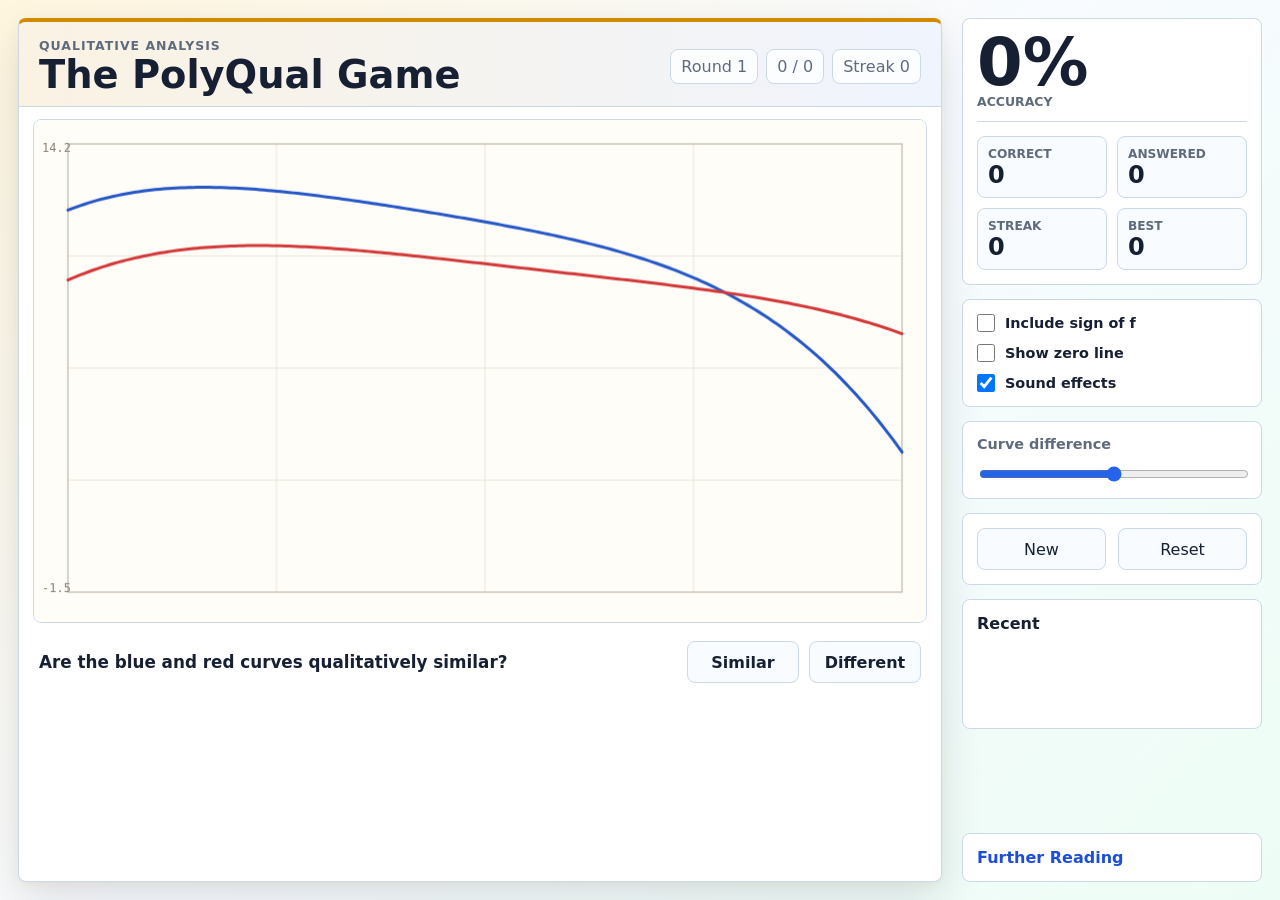
<file: index.html>
<!doctype html>
<html lang="en">
<head>
  <meta charset="utf-8">
  <meta name="viewport" content="width=device-width, initial-scale=1">
  <meta name="theme-color" content="#f7f4ed">
  <meta name="apple-mobile-web-app-capable" content="yes">
  <meta name="apple-mobile-web-app-title" content="PolyQual">
  <meta name="apple-mobile-web-app-status-bar-style" content="default">
  <meta name="format-detection" content="telephone=no">
  <title>The PolyQual Game</title>
  <link rel="manifest" href="manifest.webmanifest">
  <link rel="apple-touch-icon" href="icons/polyqual-icon-180.png">
  <link rel="stylesheet" href="styles.css?v=2026-06-20-reading">
  <script data-goatcounter="https://gregconradismith.goatcounter.com/count" async src="https://gc.zgo.at/count.js"></script>
</head>
<body>
  <main class="app-shell">
    <section class="play-area" aria-labelledby="game-title">
      <div class="top-bar">
        <div>
          <p class="eyebrow">Qualitative analysis</p>
          <h1 id="game-title">The PolyQual Game</h1>
        </div>
        <div class="score-strip" aria-label="Score">
          <span id="roundLabel">Round 1</span>
          <span id="scoreLabel">0 / 0</span>
          <span id="streakLabel">Streak 0</span>
        </div>
      </div>

      <div class="canvas-wrap">
        <canvas id="graphCanvas" width="1200" height="720" aria-label="Two polynomial curves"></canvas>
      </div>

      <div class="question-row" id="questionRow">
        <p id="promptText">Are the blue and red curves qualitatively similar?</p>
        <div class="answer-buttons" aria-label="Answer">
          <button class="answer-button" id="similarButton" type="button">Similar</button>
          <button class="answer-button" id="differentButton" type="button">Different</button>
        </div>
      </div>

      <section class="reveal-panel" id="revealPanel" aria-live="polite" hidden>
        <div class="verdict-burst" id="verdictBurst">
          <p class="result-label" id="resultLabel">Result</p>
          <p class="result-text" id="resultText"></p>
          <p class="result-detail" id="resultDetail"></p>
        </div>
        <button class="primary-button" id="nextButton" type="button">Next Round</button>
      </section>
    </section>

    <aside class="side-panel" aria-label="Game controls">
      <section class="score-card" aria-label="Running score">
        <div class="score-main">
          <span id="scorePercent">0%</span>
          <span>accuracy</span>
        </div>
        <div class="score-grid">
          <p><span>Correct</span><strong id="correctCount">0</strong></p>
          <p><span>Answered</span><strong id="attemptCount">0</strong></p>
          <p><span>Streak</span><strong id="currentStreak">0</strong></p>
          <p><span>Best</span><strong id="bestStreak">0</strong></p>
        </div>
      </section>

      <div class="control-group">
        <label class="switch-row">
          <input id="includeFCheckbox" type="checkbox">
          <span>Include sign of f</span>
        </label>
        <label class="switch-row">
          <input id="showAxisCheckbox" type="checkbox">
          <span>Show zero line</span>
        </label>
        <label class="switch-row">
          <input id="soundCheckbox" type="checkbox" checked>
          <span>Sound effects</span>
        </label>
      </div>

      <div class="control-group">
        <label for="wiggleSlider">Curve difference</label>
        <input id="wiggleSlider" type="range" min="10" max="90" value="50">
      </div>

      <div class="control-group compact-buttons">
        <button id="newRoundButton" type="button">New</button>
        <button id="resetButton" type="button">Reset</button>
      </div>

      <section class="answer-key" id="answerKey" hidden>
        <div class="legend">
          <span><i class="swatch blue"></i>Blue</span>
          <span><i class="swatch red"></i>Red</span>
        </div>
        <div id="signRows" class="sign-rows"></div>
        <div class="patterns">
          <p><span>Blue</span><code id="bluePattern"></code></p>
          <p><span>Red</span><code id="redPattern"></code></p>
        </div>
      </section>

      <section class="history" aria-label="Recent rounds">
        <h2>Recent</h2>
        <ol id="historyList"></ol>
      </section>

      <nav class="reading-nav" aria-label="Further reading">
        <a href="further-reading.html">Further Reading</a>
      </nav>
    </aside>
  </main>

  <script src="app.js?v=2026-06-20"></script>
</body>
</html>
</file>
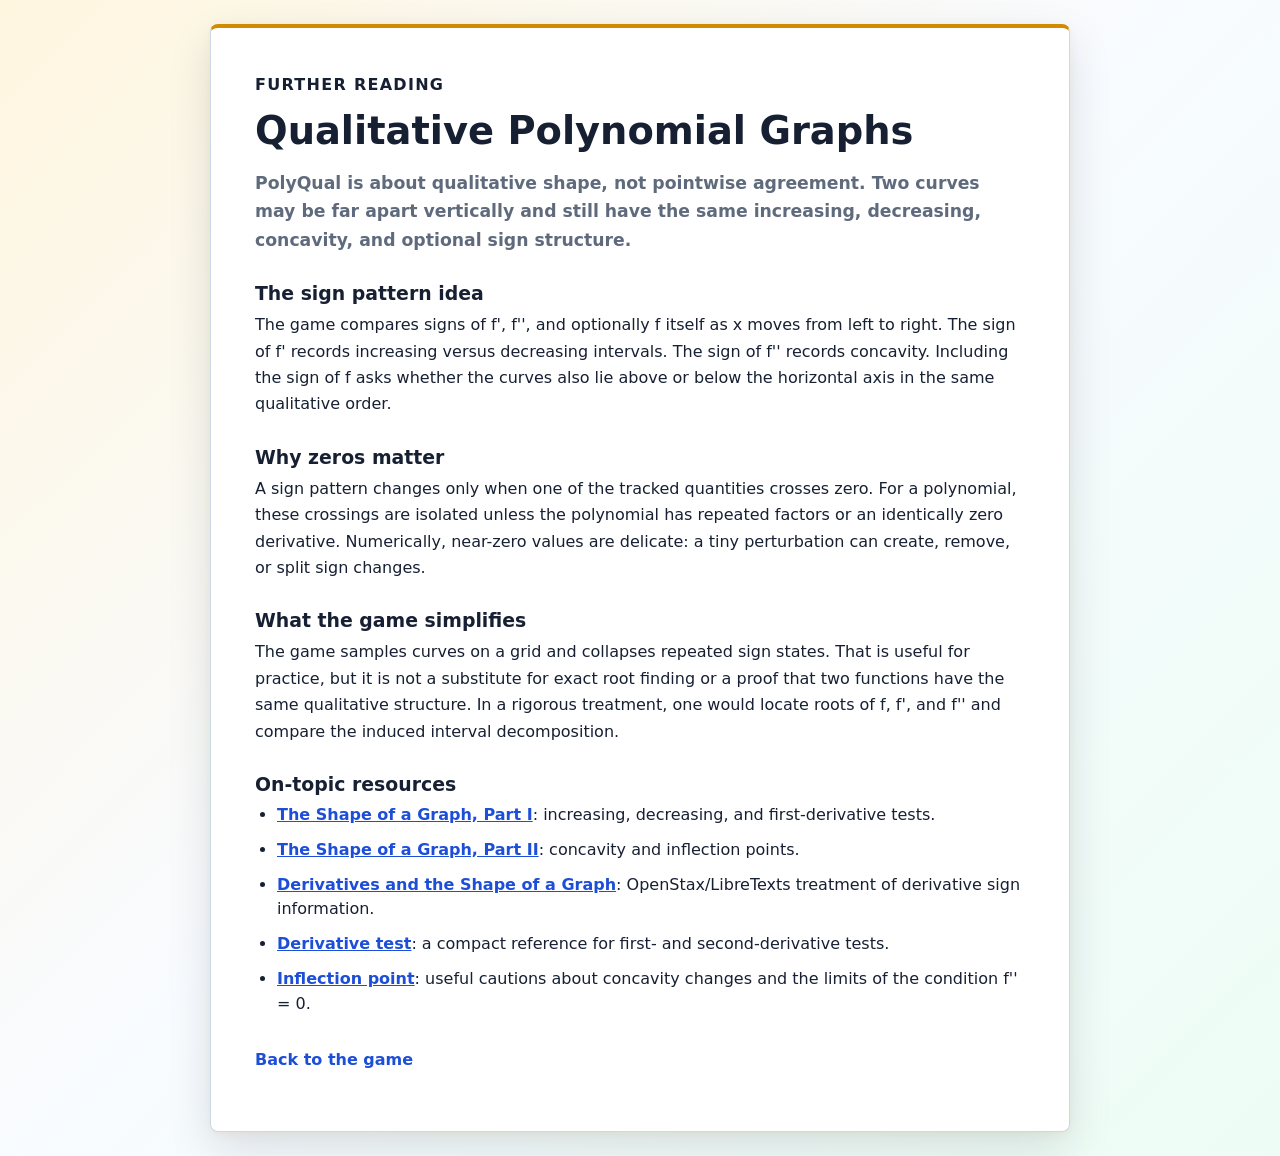
<file: further-reading.html>
<!doctype html>
<html lang="en">
<head>
  <meta charset="utf-8">
  <meta name="viewport" content="width=device-width, initial-scale=1">
  <meta name="theme-color" content="#eef6fb">
  <title>Further Reading: Qualitative Polynomial Graphs</title>
  <link rel="manifest" href="manifest.webmanifest">
  <link rel="apple-touch-icon" href="icons/polyqual-icon-180.png">
  <link rel="stylesheet" href="styles.css?v=2026-06-20-reading">
  <script data-goatcounter="https://gregconradismith.goatcounter.com/count" async src="https://gc.zgo.at/count.js"></script>
</head>
<body>
  <main class="reading-shell">
    <article class="reading-page">
      <p class="eyebrow">Further reading</p>
      <h1>Qualitative Polynomial Graphs</h1>
      <p class="lede">
        PolyQual is about qualitative shape, not pointwise agreement. Two curves
        may be far apart vertically and still have the same increasing,
        decreasing, concavity, and optional sign structure.
      </p>

      <section>
        <h2>The sign pattern idea</h2>
        <p>
          The game compares signs of f', f'', and optionally f itself as x moves
          from left to right. The sign of f' records increasing versus
          decreasing intervals. The sign of f'' records concavity. Including
          the sign of f asks whether the curves also lie above or below the
          horizontal axis in the same qualitative order.
        </p>
      </section>

      <section>
        <h2>Why zeros matter</h2>
        <p>
          A sign pattern changes only when one of the tracked quantities crosses
          zero. For a polynomial, these crossings are isolated unless the
          polynomial has repeated factors or an identically zero derivative.
          Numerically, near-zero values are delicate: a tiny perturbation can
          create, remove, or split sign changes.
        </p>
      </section>

      <section>
        <h2>What the game simplifies</h2>
        <p>
          The game samples curves on a grid and collapses repeated sign states.
          That is useful for practice, but it is not a substitute for exact root
          finding or a proof that two functions have the same qualitative
          structure. In a rigorous treatment, one would locate roots of f, f',
          and f'' and compare the induced interval decomposition.
        </p>
      </section>

      <section>
        <h2>On-topic resources</h2>
        <ul class="resource-list">
          <li><a href="https://tutorial.math.lamar.edu/classes/calci/shapeofgraphpti.aspx">The Shape of a Graph, Part I</a>: increasing, decreasing, and first-derivative tests.</li>
          <li><a href="https://tutorial.math.lamar.edu/classes/calci/shapeofgraphptii.aspx">The Shape of a Graph, Part II</a>: concavity and inflection points.</li>
          <li><a href="https://math.libretexts.org/Bookshelves/Calculus/Calculus_%28OpenStax%29/04%3A_Applications_of_Derivatives/4.05%3A_Derivatives_and_the_Shape_of_a_Graph">Derivatives and the Shape of a Graph</a>: OpenStax/LibreTexts treatment of derivative sign information.</li>
          <li><a href="https://en.wikipedia.org/wiki/Derivative_test">Derivative test</a>: a compact reference for first- and second-derivative tests.</li>
          <li><a href="https://en.wikipedia.org/wiki/Inflection_point">Inflection point</a>: useful cautions about concavity changes and the limits of the condition f'' = 0.</li>
        </ul>
      </section>

      <p class="back-link"><a href="index.html">Back to the game</a></p>
    </article>
  </main>

  <script>
    if ('serviceWorker' in navigator && window.location.protocol !== 'file:') {
      navigator.serviceWorker.register('service-worker.js').catch(() => {});
    }
  </script>
</body>
</html>
</file>
<file: styles.css>
:root {
  color-scheme: light;
  --paper: #eef6fb;
  --ink: #172033;
  --muted: #5f6b7d;
  --line: #cbd8e6;
  --panel: #ffffff;
  --button: #f8fbff;
  --button-hover: #edf6ff;
  --blue: #2563eb;
  --red: #dc3d4a;
  --green: #07936b;
  --amber: #b45f06;
  --gold: #d18b00;
  --shadow: 0 18px 45px rgba(15, 23, 42, 0.12), 0 2px 10px rgba(209, 139, 0, 0.08);
  font-family: Inter, ui-sans-serif, system-ui, -apple-system, BlinkMacSystemFont, "Segoe UI", sans-serif;
}

* {
  box-sizing: border-box;
}

body {
  margin: 0;
  min-height: 100vh;
  color: var(--ink);
  background:
    linear-gradient(135deg, #fff6df 0%, #f8fbff 48%, #edfdf5 100%);
}

button,
input {
  font: inherit;
}

button {
  min-height: 42px;
  border: 1px solid var(--line);
  border-radius: 8px;
  color: var(--ink);
  background: var(--button);
  cursor: pointer;
  transition: background 160ms ease, border-color 160ms ease, box-shadow 160ms ease, transform 160ms ease;
}

button:not(:disabled):hover {
  border-color: #e0b35b;
  background: var(--button-hover);
  box-shadow: 0 5px 14px rgba(209, 139, 0, 0.13);
  transform: translateY(-1px);
}

button:disabled {
  cursor: default;
  opacity: 0.88;
}

button:focus-visible,
input:focus-visible {
  outline: 3px solid rgba(37, 87, 199, 0.24);
  outline-offset: 2px;
}

.app-shell {
  display: grid;
  grid-template-columns: minmax(0, 1fr) 300px;
  gap: 20px;
  min-height: 100vh;
  padding: 18px;
}

.play-area {
  display: flex;
  flex-direction: column;
  min-width: 0;
  border: 1px solid var(--line);
  border-top: 4px solid var(--gold);
  border-radius: 8px;
  background: var(--panel);
  box-shadow: var(--shadow);
  overflow: hidden;
}

.top-bar {
  display: flex;
  align-items: center;
  justify-content: space-between;
  gap: 18px;
  padding: 16px 20px 12px;
  border-bottom: 1px solid var(--line);
  background: linear-gradient(90deg, rgba(209, 139, 0, 0.11), rgba(37, 99, 235, 0.07));
}

.eyebrow {
  margin: 0 0 3px;
  color: var(--muted);
  font-size: 0.78rem;
  font-weight: 700;
  letter-spacing: 0.08em;
  text-transform: uppercase;
}

h1 {
  margin: 0;
  font-size: clamp(1.6rem, 3vw, 2.65rem);
  line-height: 1;
}

.score-strip {
  display: flex;
  flex-wrap: wrap;
  gap: 8px;
  align-items: center;
  color: var(--muted);
  white-space: nowrap;
}

.score-strip span {
  padding: 7px 10px;
  border: 1px solid var(--line);
  border-radius: 8px;
  background: rgba(255, 255, 255, 0.82);
}

.canvas-wrap {
  min-height: 0;
  padding: 12px 14px 6px;
}

canvas {
  display: block;
  width: 100%;
  aspect-ratio: 5 / 3;
  max-height: min(56vh, calc(100vh - 255px));
  border: 1px solid var(--line);
  border-radius: 8px;
  background: #ffffff;
}

.question-row {
  display: flex;
  align-items: center;
  justify-content: space-between;
  gap: 16px;
  padding: 12px 20px 14px;
}

.question-row p {
  margin: 0;
  font-size: 1.05rem;
  font-weight: 650;
}

.answer-buttons {
  display: grid;
  grid-template-columns: repeat(2, minmax(112px, 1fr));
  gap: 10px;
}

.answer-button {
  font-weight: 750;
}

.answer-button.correct {
  border-color: rgba(31, 122, 77, 0.65);
  color: #075b43;
  background: rgba(7, 147, 107, 0.14);
  box-shadow: inset 0 -3px 0 rgba(7, 147, 107, 0.24);
}

.answer-button.incorrect {
  border-color: rgba(211, 56, 56, 0.65);
  color: #8f1722;
  background: rgba(220, 61, 74, 0.13);
  box-shadow: inset 0 -3px 0 rgba(220, 61, 74, 0.20);
}

.reveal-panel {
  display: flex;
  align-items: center;
  justify-content: space-between;
  gap: 18px;
  padding: 18px 20px;
  border-top: 1px solid var(--line);
  background: #f6fbff;
}

.reveal-panel.is-correct {
  background: linear-gradient(90deg, rgba(7, 147, 107, 0.18), #f6fbff 72%);
}

.reveal-panel.is-incorrect {
  background: linear-gradient(90deg, rgba(220, 61, 74, 0.14), #f6fbff 72%);
}

.verdict-burst {
  min-width: 0;
  animation: verdict-pop 360ms ease-out;
}

.verdict-burst.is-correct .result-text {
  color: var(--green);
}

.verdict-burst.is-incorrect .result-text {
  color: var(--red);
}

.result-label {
  margin: 0 0 4px;
  color: var(--muted);
  font-size: 0.78rem;
  font-weight: 750;
  text-transform: uppercase;
}

.result-text {
  margin: 0;
  font-size: clamp(2.15rem, 5vw, 4.4rem);
  font-weight: 900;
  line-height: 0.95;
}

.result-detail {
  margin: 8px 0 0;
  color: var(--muted);
  font-size: 1rem;
  font-weight: 750;
}

.primary-button {
  min-width: 132px;
  border-color: #1d4ed8;
  color: #fff;
  background: #1d4ed8;
  font-weight: 750;
}

.side-panel {
  display: flex;
  flex-direction: column;
  gap: 14px;
  min-width: 0;
}

.score-card,
.control-group,
.answer-key,
.history {
  border: 1px solid var(--line);
  border-radius: 8px;
  background: var(--panel);
  padding: 14px;
}

.score-card {
  display: grid;
  gap: 14px;
}

.score-main {
  display: grid;
  gap: 2px;
  padding-bottom: 12px;
  border-bottom: 1px solid var(--line);
}

.score-main span:first-child {
  color: var(--ink);
  font-size: clamp(2.4rem, 8vw, 4.1rem);
  font-weight: 900;
  line-height: 0.9;
}

.score-main span:last-child {
  color: var(--muted);
  font-size: 0.78rem;
  font-weight: 800;
  text-transform: uppercase;
}

.score-grid {
  display: grid;
  grid-template-columns: 1fr 1fr;
  gap: 10px;
}

.score-grid p {
  display: grid;
  gap: 2px;
  margin: 0;
  padding: 10px;
  border: 1px solid var(--line);
  border-radius: 8px;
  background: #f8fbff;
}

.score-grid span {
  color: var(--muted);
  font-size: 0.76rem;
  font-weight: 800;
  text-transform: uppercase;
}

.score-grid strong {
  font-size: 1.5rem;
  line-height: 1;
}

.control-group {
  display: grid;
  gap: 12px;
}

.control-group label {
  color: var(--muted);
  font-size: 0.9rem;
  font-weight: 750;
}

.switch-row {
  display: grid;
  grid-template-columns: 18px 1fr;
  gap: 10px;
  align-items: center;
  color: var(--ink) !important;
}

.switch-row input {
  width: 18px;
  height: 18px;
  margin: 0;
}

input[type="range"] {
  width: 100%;
  accent-color: var(--blue);
}

.compact-buttons {
  grid-template-columns: 1fr 1fr;
}

.legend {
  display: flex;
  gap: 14px;
  margin-bottom: 12px;
  color: var(--muted);
  font-size: 0.9rem;
  font-weight: 750;
}

.swatch {
  display: inline-block;
  width: 18px;
  height: 4px;
  margin-right: 6px;
  vertical-align: middle;
  border-radius: 2px;
}

.swatch.blue {
  background: var(--blue);
}

.swatch.red {
  background: var(--red);
}

.sign-rows {
  display: grid;
  gap: 8px;
}

.sign-row {
  display: grid;
  grid-template-columns: 34px 1fr;
  gap: 8px;
  align-items: center;
}

.sign-row-label {
  color: var(--muted);
  font-family: ui-monospace, SFMono-Regular, Menlo, Consolas, monospace;
  font-size: 0.8rem;
  text-align: right;
}

.mini-track {
  position: relative;
  height: 34px;
  border: 1px solid var(--line);
  border-radius: 6px;
  background: #f8fbff;
  overflow: hidden;
}

.mini-track canvas {
  width: 100%;
  height: 100%;
  max-height: none;
  border: 0;
  border-radius: 0;
  background: transparent;
}

.patterns {
  display: grid;
  gap: 7px;
  margin-top: 14px;
}

.patterns p {
  display: grid;
  grid-template-columns: 42px 1fr;
  gap: 8px;
  margin: 0;
  align-items: start;
  color: var(--muted);
  font-size: 0.84rem;
  font-weight: 750;
}

code {
  min-height: 24px;
  color: var(--ink);
  font-family: ui-monospace, SFMono-Regular, Menlo, Consolas, monospace;
  font-size: 0.9rem;
  white-space: normal;
  overflow-wrap: anywhere;
}

.history {
  min-height: 130px;
}

.history h2 {
  margin: 0 0 10px;
  font-size: 1rem;
}

.history ol {
  display: grid;
  gap: 8px;
  margin: 0;
  padding-left: 22px;
  color: var(--muted);
}

.history li.correct {
  color: var(--green);
}

.history li.incorrect {
  color: var(--amber);
}

.reading-nav {
  margin-top: auto;
  border: 1px solid var(--line);
  border-radius: 8px;
  background: var(--panel);
  padding: 14px;
}

.reading-nav a,
.back-link a {
  color: #1d4ed8;
  font-weight: 850;
  text-decoration: none;
}

.reading-nav a:hover,
.back-link a:hover {
  text-decoration: underline;
}

.reading-shell {
  min-height: 100vh;
  padding: 24px;
}

.reading-page {
  max-width: 860px;
  margin: 0 auto;
  border: 1px solid var(--line);
  border-top: 4px solid var(--gold);
  border-radius: 8px;
  background: var(--panel);
  box-shadow: var(--shadow);
  padding: clamp(22px, 4vw, 44px);
}

.reading-page h1 {
  margin-bottom: 18px;
}

.reading-page h2 {
  margin: 28px 0 8px;
  font-size: 1.18rem;
}

.reading-page p {
  margin: 0 0 14px;
  color: var(--ink);
  font-size: 1rem;
  line-height: 1.65;
}

.reading-page .lede {
  color: var(--muted);
  font-size: 1.08rem;
  font-weight: 650;
}

.resource-list {
  display: grid;
  gap: 10px;
  margin: 0;
  padding-left: 22px;
}

.resource-list li {
  line-height: 1.55;
}

.resource-list a {
  color: #1d4ed8;
  font-weight: 850;
}

.back-link {
  margin-top: 30px !important;
}

@keyframes verdict-pop {
  0% {
    opacity: 0;
    transform: translateY(10px) scale(0.96);
  }

  70% {
    transform: translateY(0) scale(1.03);
  }

  100% {
    opacity: 1;
    transform: translateY(0) scale(1);
  }
}

[hidden] {
  display: none !important;
}

@media (max-width: 880px) {
  .app-shell {
    grid-template-columns: 1fr;
    padding: 10px;
  }

  .side-panel {
    display: grid;
    grid-template-columns: repeat(2, minmax(0, 1fr));
  }

  .score-card,
  .answer-key,
  .history {
    grid-column: 1 / -1;
  }
}

@media (max-width: 620px) {
  .top-bar,
  .question-row,
  .reveal-panel {
    align-items: stretch;
    flex-direction: column;
  }

  .score-strip {
    justify-content: space-between;
  }

  .answer-buttons {
    grid-template-columns: 1fr 1fr;
  }

  .side-panel {
    grid-template-columns: 1fr;
  }

  canvas {
    aspect-ratio: 4 / 3;
    max-height: none;
  }
}
</file>
